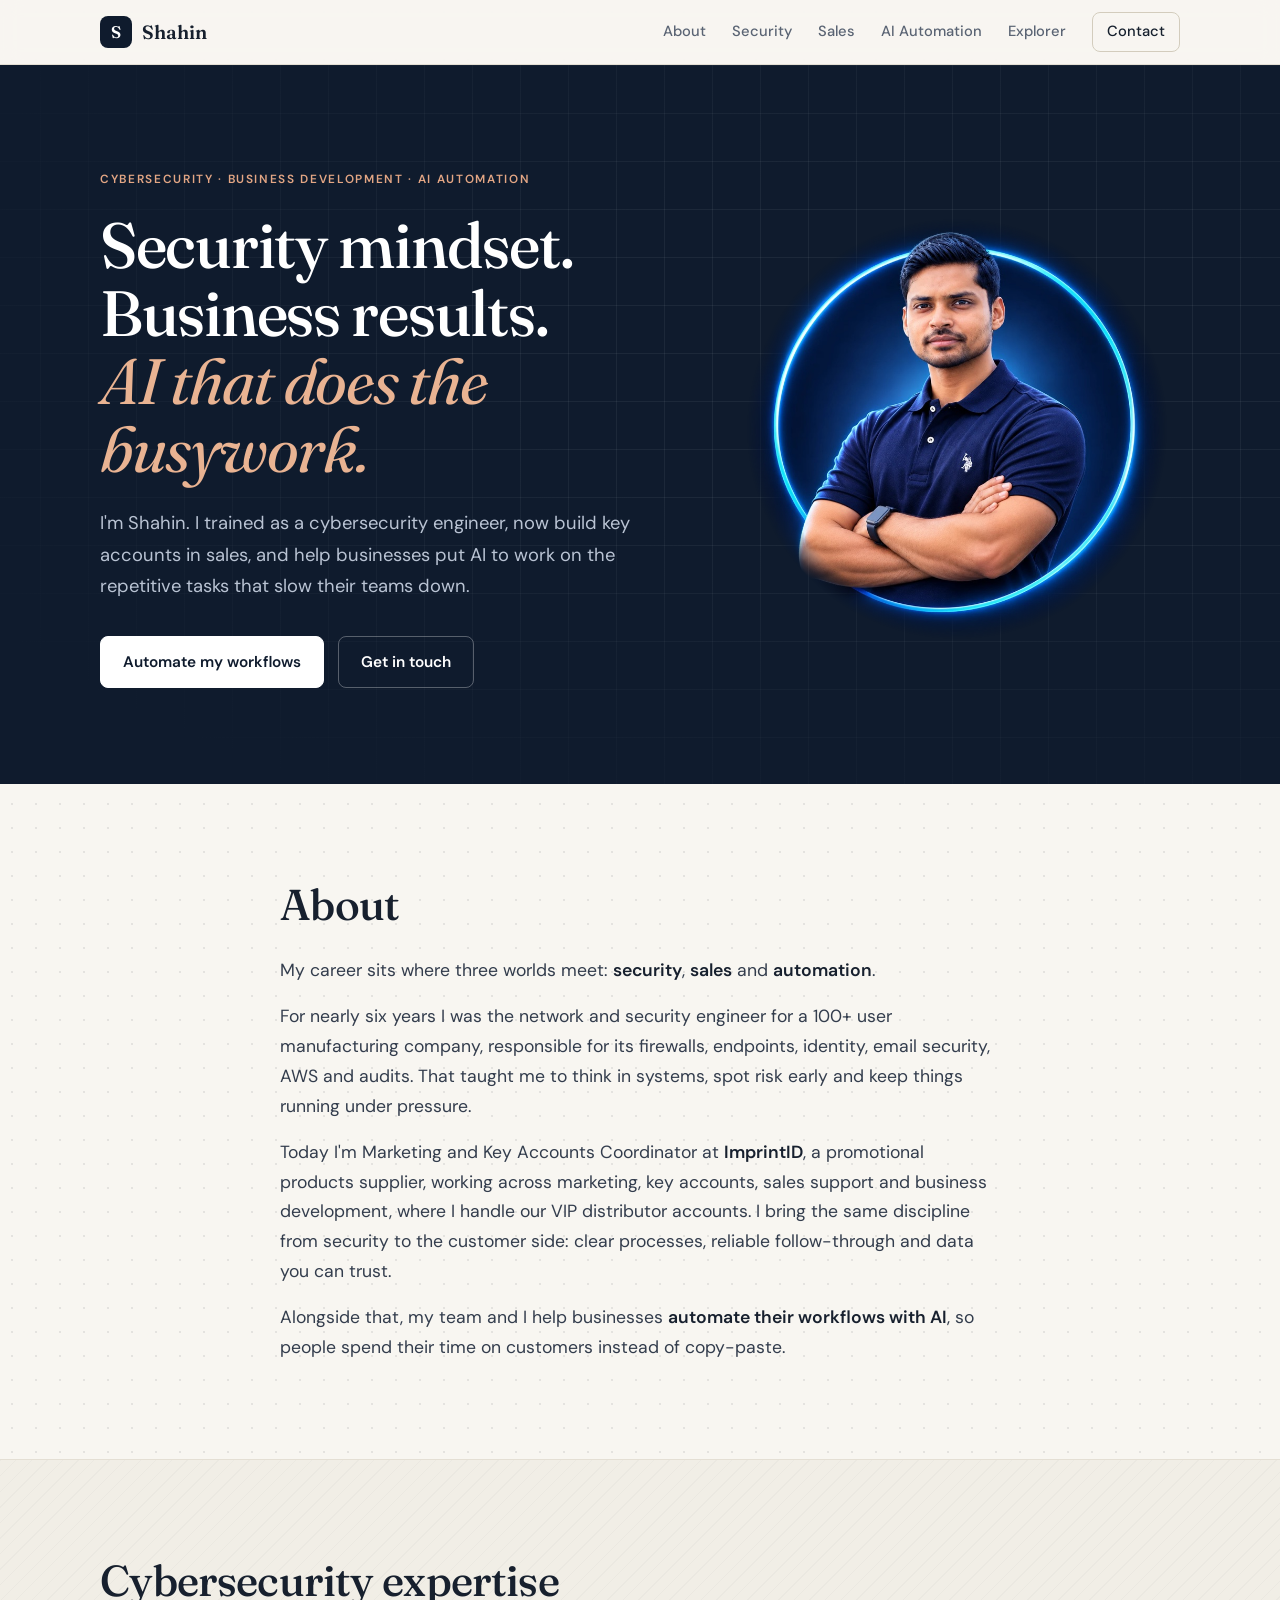
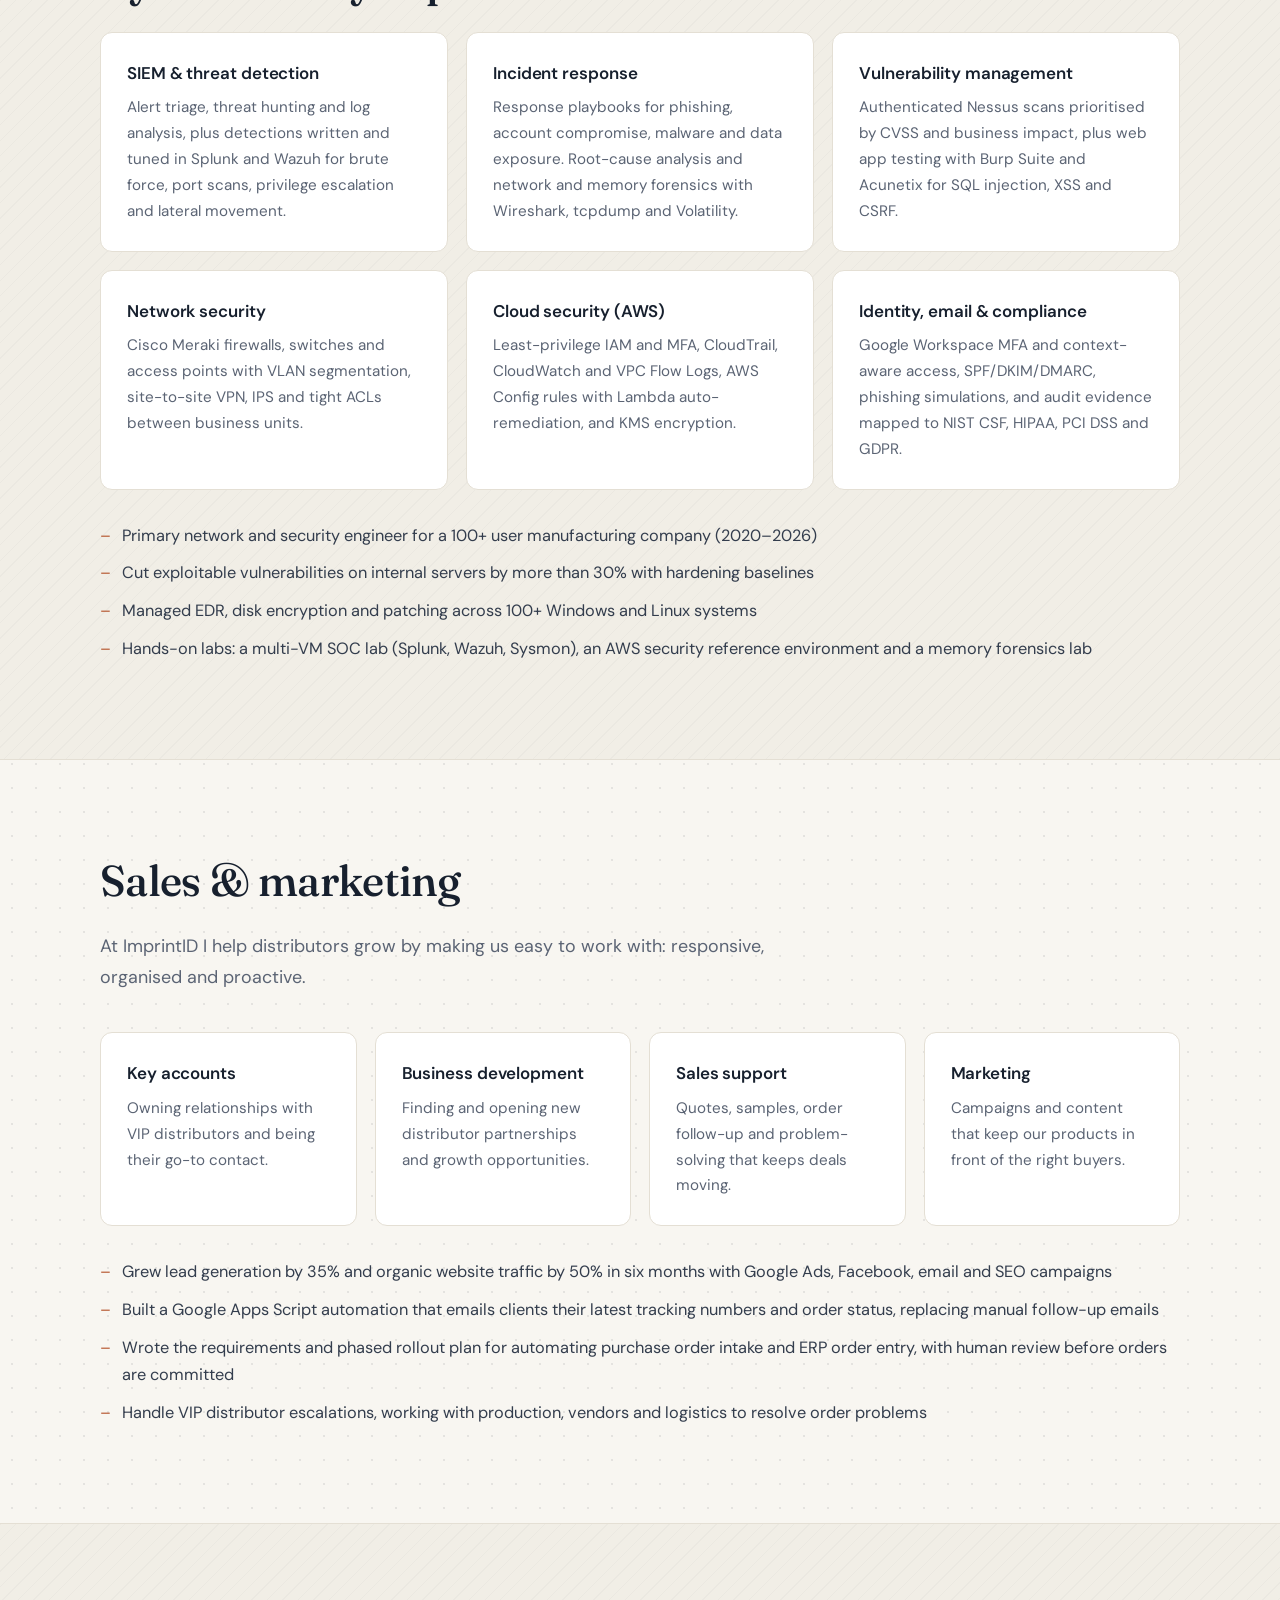
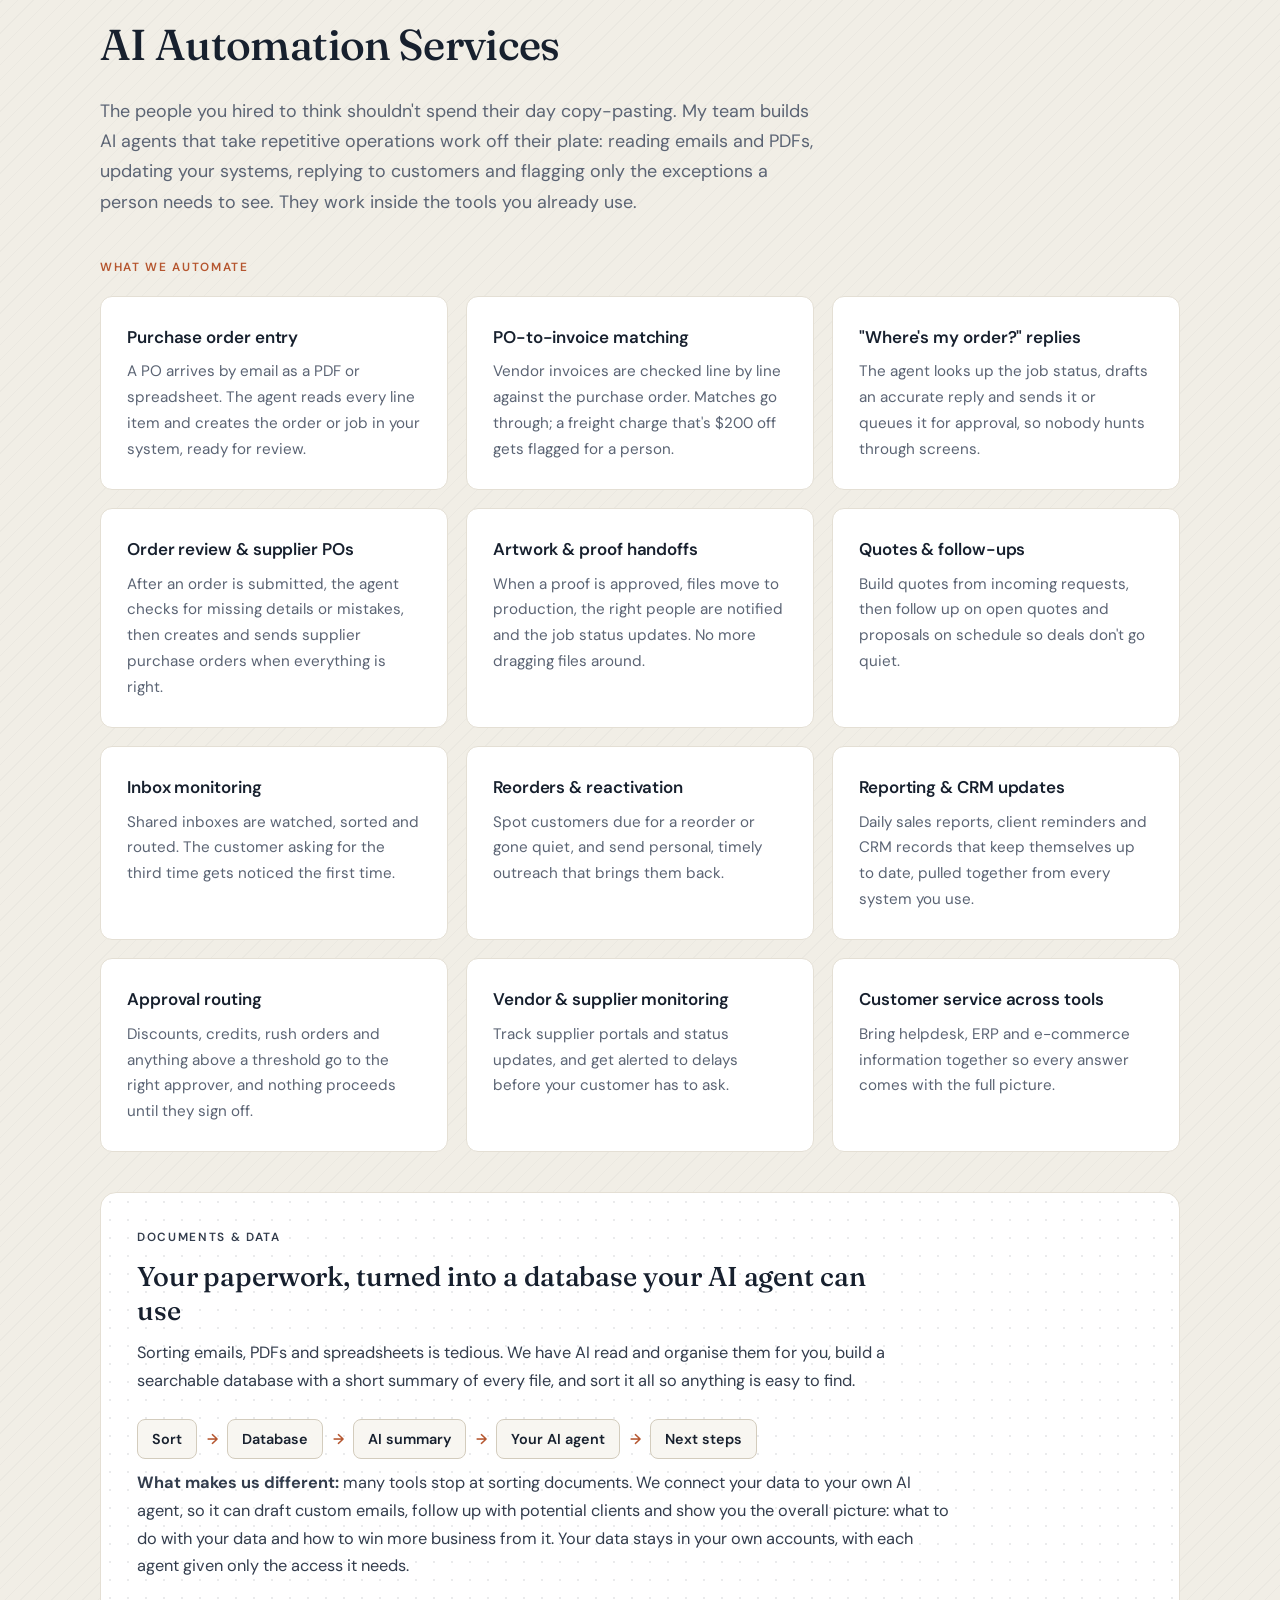
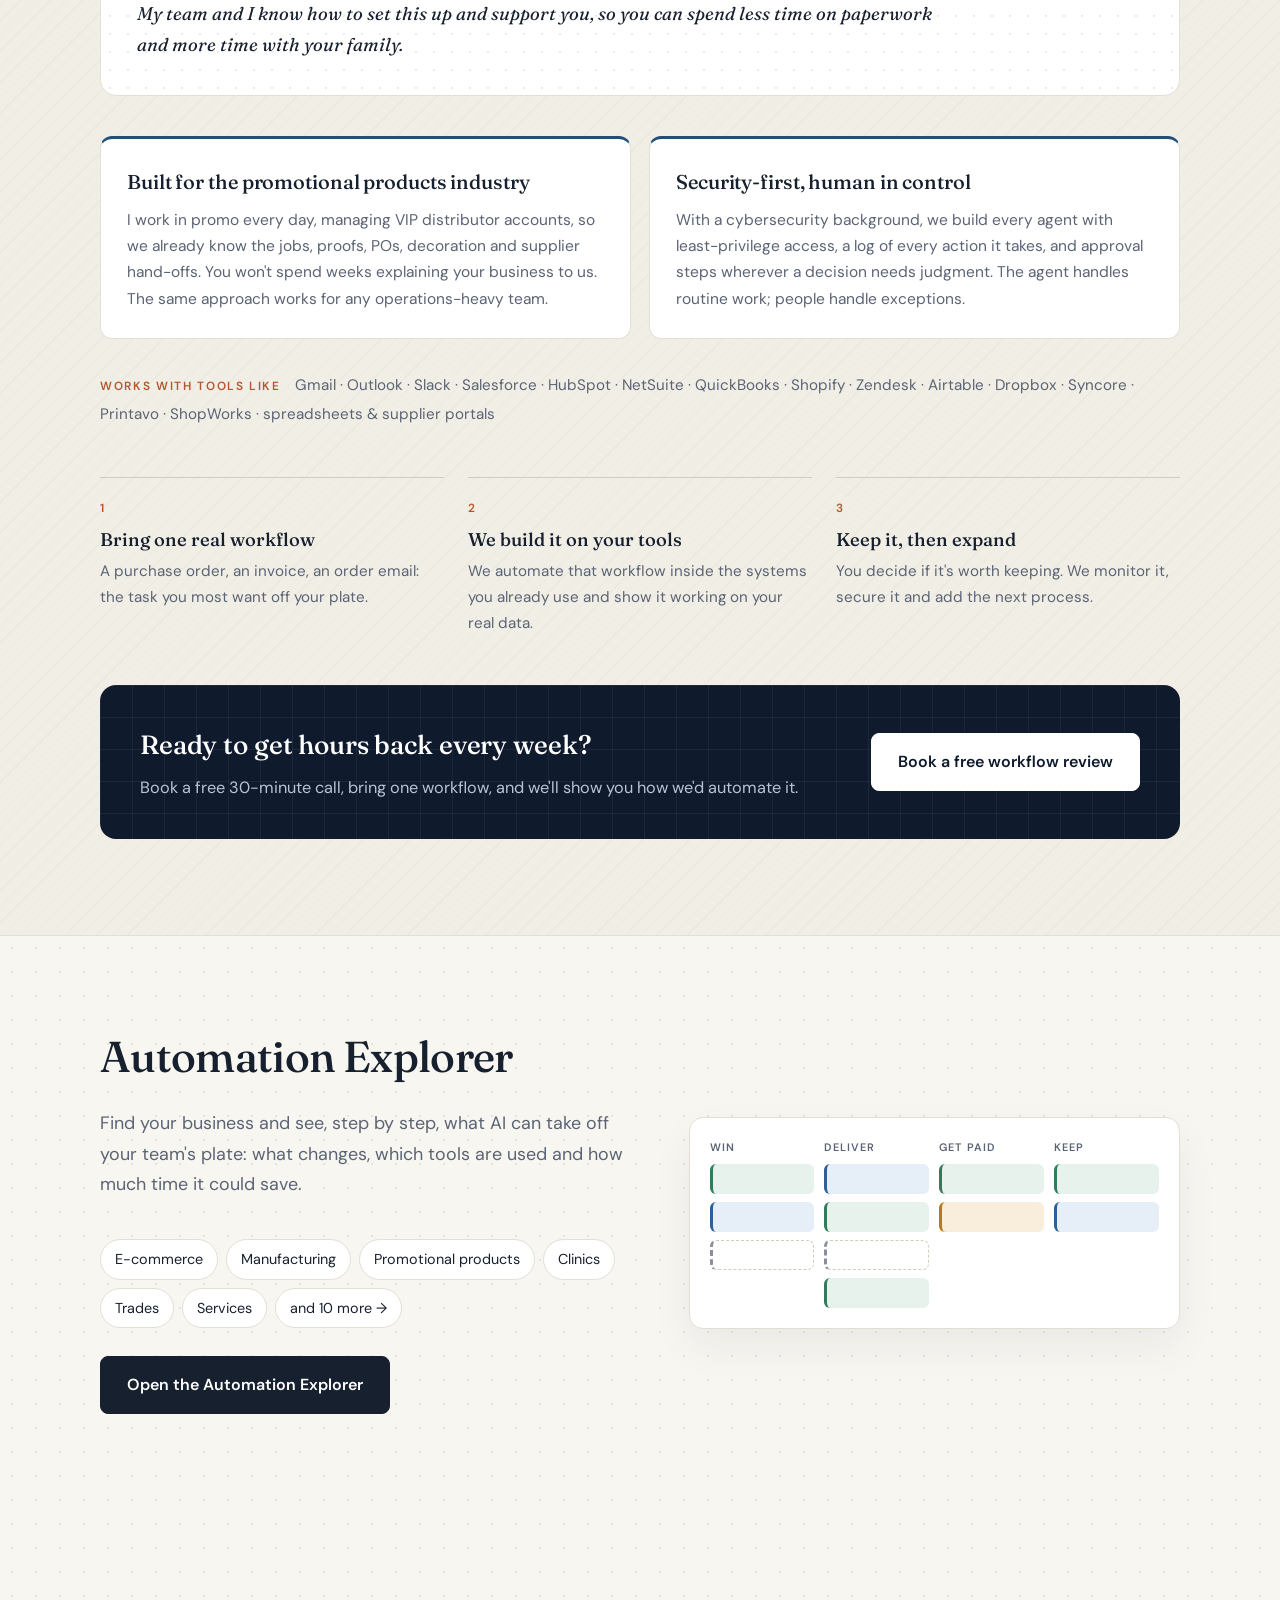
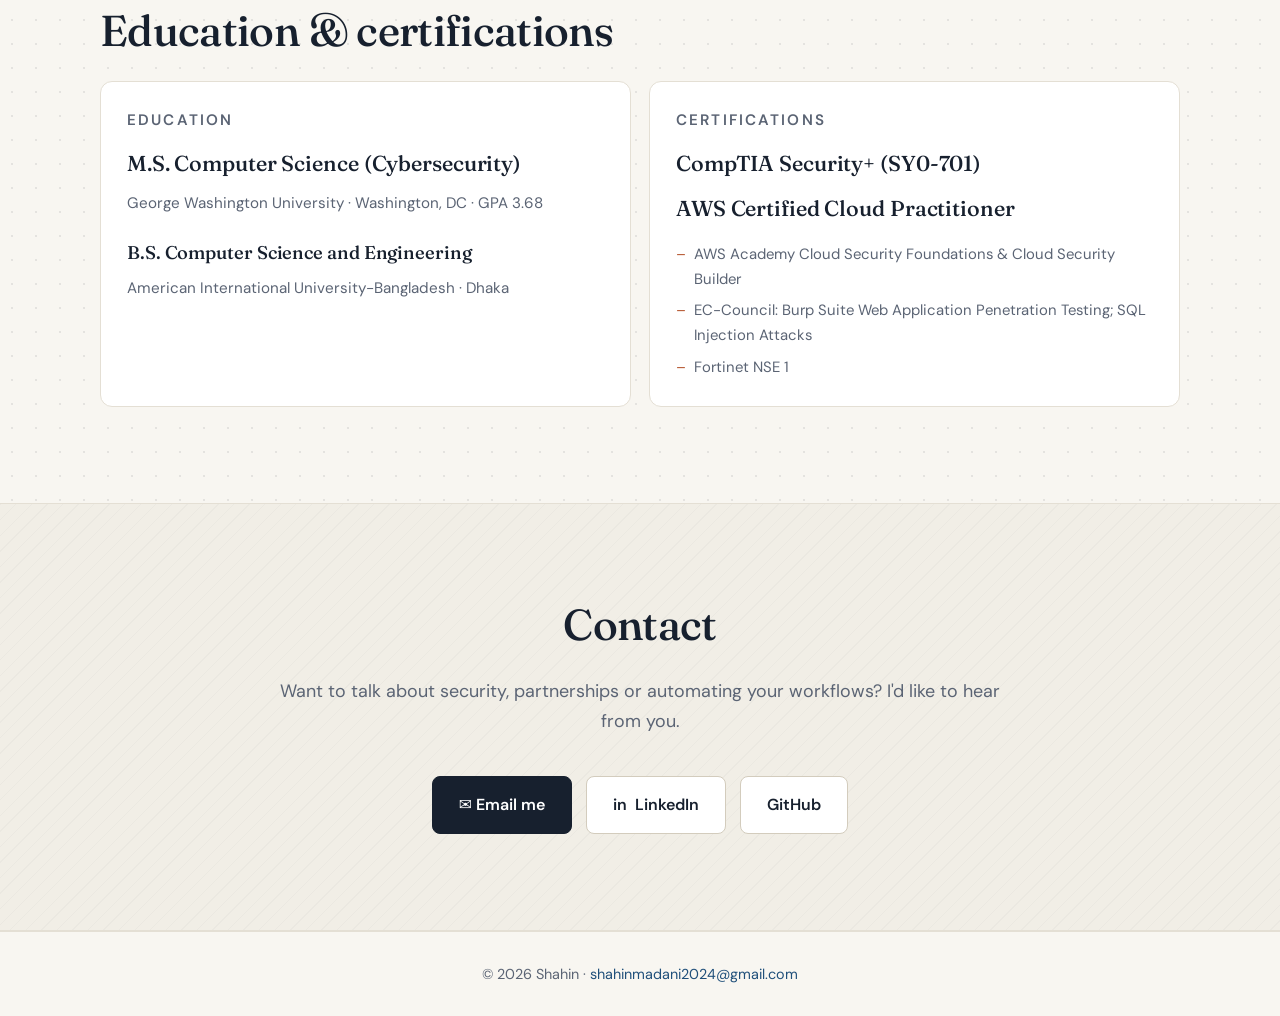
<file: index.html>
<!doctype html>
<html lang="en">
<head>
  <meta charset="utf-8">
  <meta name="viewport" content="width=device-width, initial-scale=1">

  <!-- ===== SEO basics ===== -->
  <title>Shahin | Cybersecurity Engineer, Business Developer & AI Automation</title>
  <meta name="description" content="Shahin: cybersecurity engineer (SIEM, vulnerability management, network and cloud security), M.S. Computer Science from George Washington University, CompTIA Security+ and AWS Cloud Practitioner, and AI business automation for growing teams.">
  <meta name="author" content="Shahin">
  <link rel="canonical" href="https://mrmadani.github.io/">

  <!-- ===== Open Graph (LinkedIn, Facebook, Slack previews) ===== -->
  <meta property="og:type" content="website">
  <meta property="og:url" content="https://mrmadani.github.io/">
  <meta property="og:title" content="Shahin | Security mindset. Business results. AI that does the busywork.">
  <meta property="og:description" content="Cybersecurity engineer turned business developer, now building AI agents that handle order entry, invoice matching, customer updates and reporting for growing teams.">
  <meta property="og:image" content="https://mrmadani.github.io/assets/og-image.png">
  <meta property="og:image:width" content="1200">
  <meta property="og:image:height" content="630">
  <meta property="og:image:alt" content="Shahin: Cybersecurity, Business Development and AI Automation">
  <meta name="twitter:card" content="summary_large_image">

  <!-- ===== Favicon ===== -->
  <link rel="icon" href="favicon.svg" type="image/svg+xml">
  <link rel="apple-touch-icon" href="assets/apple-touch-icon.png">
  <meta name="theme-color" content="#f8f6f1">

  <link rel="preconnect" href="https://fonts.googleapis.com">
  <link rel="preconnect" href="https://fonts.gstatic.com" crossorigin>
  <link href="https://fonts.googleapis.com/css2?family=Fraunces:ital,opsz,wght@0,9..144,400;0,9..144,500;0,9..144,600;1,9..144,400;1,9..144,500&family=DM+Sans:opsz,wght@9..40,400;9..40,500;9..40,600;9..40,700&display=swap" rel="stylesheet">
  <link rel="stylesheet" href="styles.css?v=2">
</head>
<body>

  <header class="nav">
    <div class="container nav-inner">
      <a href="#top" class="brand"><span class="brand-mark">S</span>Shahin</a>
      <nav aria-label="Main">
        <a href="#about">About</a>
        <a href="#security">Security</a>
        <a href="#business">Sales</a>
        <a href="#automation">AI Automation</a>
        <a href="explorer/">Explorer</a>
        <a href="#contact" class="nav-cta">Contact</a>
      </nav>
    </div>
  </header>

  <main id="top">

    <!-- ===== HERO ===== -->
    <section class="hero">
      <div class="container hero-inner">
        <div class="hero-text">
          <p class="eyebrow">Cybersecurity · Business Development · AI Automation</p>
          <h1>Security mindset.<br>Business results.<br><span class="accent">AI that does the busywork.</span></h1>
          <p class="lead">I'm Shahin. I trained as a cybersecurity engineer, now build key accounts in sales, and help businesses put AI to work on the repetitive tasks that slow their teams down.</p>
          <div class="hero-actions">
            <a href="#automation" class="btn btn-primary">Automate my workflows</a>
            <a href="#contact" class="btn btn-ghost">Get in touch</a>
          </div>
        </div>
        <div class="hero-photo">
          <!-- PHOTO: assets/profile.jpg (square, at least 600x600). If it's missing, your initials show instead. -->
          <img src="assets/profile.jpg" alt="Portrait of Shahin" width="360" height="360"
               onload="this.parentNode.classList.add('has-photo')" onerror="this.remove()">
          <span class="photo-fallback" aria-hidden="true">S</span>
        </div>
      </div>
    </section>

    <!-- ===== ABOUT ===== -->
    <section id="about" class="section">
      <div class="container narrow">
        <h2 class="section-title">About</h2>
        <p>My career sits where three worlds meet: <strong>security</strong>, <strong>sales</strong> and <strong>automation</strong>.</p>
        <p>For nearly six years I was the network and security engineer for a 100+ user manufacturing company, responsible for its firewalls, endpoints, identity, email security, AWS and audits. That taught me to think in systems, spot risk early and keep things running under pressure.</p>
        <p>Today I'm Marketing and Key Accounts Coordinator at <strong>ImprintID</strong>, a promotional products supplier, working across marketing, key accounts, sales support and business development, where I handle our VIP distributor accounts. I bring the same discipline from security to the customer side: clear processes, reliable follow-through and data you can trust.</p>
        <p>Alongside that, my team and I help businesses <strong>automate their workflows with AI</strong>, so people spend their time on customers instead of copy-paste.</p>
      </div>
    </section>

    <!-- ===== CYBERSECURITY ===== -->
    <section id="security" class="section alt">
      <div class="container">
        <h2 class="section-title">Cybersecurity expertise</h2>
        <div class="grid three">
          <article class="card">
            <h3>SIEM &amp; threat detection</h3>
            <p>Alert triage, threat hunting and log analysis, plus detections written and tuned in Splunk and Wazuh for brute force, port scans, privilege escalation and lateral movement.</p>
          </article>
          <article class="card">
            <h3>Incident response</h3>
            <p>Response playbooks for phishing, account compromise, malware and data exposure. Root-cause analysis and network and memory forensics with Wireshark, tcpdump and Volatility.</p>
          </article>
          <article class="card">
            <h3>Vulnerability management</h3>
            <p>Authenticated Nessus scans prioritised by CVSS and business impact, plus web app testing with Burp Suite and Acunetix for SQL injection, XSS and CSRF.</p>
          </article>
          <article class="card">
            <h3>Network security</h3>
            <p>Cisco Meraki firewalls, switches and access points with VLAN segmentation, site-to-site VPN, IPS and tight ACLs between business units.</p>
          </article>
          <article class="card">
            <h3>Cloud security (AWS)</h3>
            <p>Least-privilege IAM and MFA, CloudTrail, CloudWatch and VPC Flow Logs, AWS Config rules with Lambda auto-remediation, and KMS encryption.</p>
          </article>
          <article class="card">
            <h3>Identity, email &amp; compliance</h3>
            <p>Google Workspace MFA and context-aware access, SPF/DKIM/DMARC, phishing simulations, and audit evidence mapped to NIST CSF, HIPAA, PCI DSS and GDPR.</p>
          </article>
        </div>
        <ul class="highlights">
          <li>Primary network and security engineer for a 100+ user manufacturing company (2020–2026)</li>
          <li>Cut exploitable vulnerabilities on internal servers by more than 30% with hardening baselines</li>
          <li>Managed EDR, disk encryption and patching across 100+ Windows and Linux systems</li>
          <li>Hands-on labs: a multi-VM SOC lab (Splunk, Wazuh, Sysmon), an AWS security reference environment and a memory forensics lab</li>
        </ul>
      </div>
    </section>

    <!-- ===== SALES & MARKETING ===== -->
    <section id="business" class="section">
      <div class="container">
        <h2 class="section-title">Sales &amp; marketing</h2>
        <p class="section-lead">At ImprintID I help distributors grow by making us easy to work with: responsive, organised and proactive.</p>
        <div class="grid four">
          <article class="card">
            <h3>Key accounts</h3>
            <p>Owning relationships with VIP distributors and being their go-to contact.</p>
          </article>
          <article class="card">
            <h3>Business development</h3>
            <p>Finding and opening new distributor partnerships and growth opportunities.</p>
          </article>
          <article class="card">
            <h3>Sales support</h3>
            <p>Quotes, samples, order follow-up and problem-solving that keeps deals moving.</p>
          </article>
          <article class="card">
            <h3>Marketing</h3>
            <p>Campaigns and content that keep our products in front of the right buyers.</p>
          </article>
        </div>
        <ul class="highlights">
          <li>Grew lead generation by 35% and organic website traffic by 50% in six months with Google Ads, Facebook, email and SEO campaigns</li>
          <li>Built a Google Apps Script automation that emails clients their latest tracking numbers and order status, replacing manual follow-up emails</li>
          <li>Wrote the requirements and phased rollout plan for automating purchase order intake and ERP order entry, with human review before orders are committed</li>
          <li>Handle VIP distributor escalations, working with production, vendors and logistics to resolve order problems</li>
        </ul>
      </div>
    </section>

    <!-- ===== AI AUTOMATION ===== -->
    <section id="automation" class="section feature">
      <div class="container">
        <h2 class="section-title">AI Automation Services</h2>
        <p class="section-lead">The people you hired to think shouldn't spend their day copy-pasting. My team builds AI agents that take repetitive operations work off their plate: reading emails and PDFs, updating your systems, replying to customers and flagging only the exceptions a person needs to see. They work inside the tools you already use.</p>

        <h3 class="sub-title">What we automate</h3>
        <div class="grid three">
          <article class="card">
            <h3>Purchase order entry</h3>
            <p>A PO arrives by email as a PDF or spreadsheet. The agent reads every line item and creates the order or job in your system, ready for review.</p>
          </article>
          <article class="card">
            <h3>PO-to-invoice matching</h3>
            <p>Vendor invoices are checked line by line against the purchase order. Matches go through; a freight charge that's $200 off gets flagged for a person.</p>
          </article>
          <article class="card">
            <h3>"Where's my order?" replies</h3>
            <p>The agent looks up the job status, drafts an accurate reply and sends it or queues it for approval, so nobody hunts through screens.</p>
          </article>
          <article class="card">
            <h3>Order review &amp; supplier POs</h3>
            <p>After an order is submitted, the agent checks for missing details or mistakes, then creates and sends supplier purchase orders when everything is right.</p>
          </article>
          <article class="card">
            <h3>Artwork &amp; proof handoffs</h3>
            <p>When a proof is approved, files move to production, the right people are notified and the job status updates. No more dragging files around.</p>
          </article>
          <article class="card">
            <h3>Quotes &amp; follow-ups</h3>
            <p>Build quotes from incoming requests, then follow up on open quotes and proposals on schedule so deals don't go quiet.</p>
          </article>
          <article class="card">
            <h3>Inbox monitoring</h3>
            <p>Shared inboxes are watched, sorted and routed. The customer asking for the third time gets noticed the first time.</p>
          </article>
          <article class="card">
            <h3>Reorders &amp; reactivation</h3>
            <p>Spot customers due for a reorder or gone quiet, and send personal, timely outreach that brings them back.</p>
          </article>
          <article class="card">
            <h3>Reporting &amp; CRM updates</h3>
            <p>Daily sales reports, client reminders and CRM records that keep themselves up to date, pulled together from every system you use.</p>
          </article>
          <article class="card">
            <h3>Approval routing</h3>
            <p>Discounts, credits, rush orders and anything above a threshold go to the right approver, and nothing proceeds until they sign off.</p>
          </article>
          <article class="card">
            <h3>Vendor &amp; supplier monitoring</h3>
            <p>Track supplier portals and status updates, and get alerted to delays before your customer has to ask.</p>
          </article>
          <article class="card">
            <h3>Customer service across tools</h3>
            <p>Bring helpdesk, ERP and e-commerce information together so every answer comes with the full picture.</p>
          </article>
        </div>

        <div class="data-feature">
          <p class="tag">Documents &amp; data</p>
          <h3>Your paperwork, turned into a database your AI agent can use</h3>
          <p>Sorting emails, PDFs and spreadsheets is tedious. We have AI read and organise them for you, build a searchable database with a short summary of every file, and sort it all so anything is easy to find.</p>
          <ol class="data-steps">
            <li>Sort</li><li>Database</li><li>AI summary</li><li>Your AI agent</li><li>Next steps</li>
          </ol>
          <p><strong>What makes us different:</strong> many tools stop at sorting documents. We connect your data to your own AI agent, so it can draft custom emails, follow up with potential clients and show you the overall picture: what to do with your data and how to win more business from it. Your data stays in your own accounts, with each agent given only the access it needs.</p>
          <p class="family">My team and I know how to set this up and support you, so you can spend less time on paperwork and more time with your family.</p>
        </div>

        <div class="why">
          <div>
            <h3>Built for the promotional products industry</h3>
            <p>I work in promo every day, managing VIP distributor accounts, so we already know the jobs, proofs, POs, decoration and supplier hand-offs. You won't spend weeks explaining your business to us. The same approach works for any operations-heavy team.</p>
          </div>
          <div>
            <h3>Security-first, human in control</h3>
            <p>With a cybersecurity background, we build every agent with least-privilege access, a log of every action it takes, and approval steps wherever a decision needs judgment. The agent handles routine work; people handle exceptions.</p>
          </div>
        </div>

        <p class="tools"><span>Works with tools like</span> Gmail · Outlook · Slack · Salesforce · HubSpot · NetSuite · QuickBooks · Shopify · Zendesk · Airtable · Dropbox · Syncore · Printavo · ShopWorks · spreadsheets &amp; supplier portals</p>

        <div class="process">
          <div><span>1</span><strong>Bring one real workflow</strong><p>A purchase order, an invoice, an order email: the task you most want off your plate.</p></div>
          <div><span>2</span><strong>We build it on your tools</strong><p>We automate that workflow inside the systems you already use and show it working on your real data.</p></div>
          <div><span>3</span><strong>Keep it, then expand</strong><p>You decide if it's worth keeping. We monitor it, secure it and add the next process.</p></div>
        </div>
        <div class="cta-box">
          <div>
            <h3>Ready to get hours back every week?</h3>
            <p>Book a free 30-minute call, bring one workflow, and we'll show you how we'd automate it.</p>
          </div>
          <!-- Uses the Calendly link set in booking.js (CALENDLY_URL); emails you until it's set. -->
          <a class="btn btn-primary btn-lg js-book" href="mailto:shahinmadani2024@gmail.com?subject=AI%20automation%20workflow%20review">Book a free workflow review</a>
        </div>
      </div>
    </section>

    <!-- ===== AUTOMATION EXPLORER teaser (full tool lives in /explorer/) ===== -->
    <section id="explorer" class="section">
      <div class="container teaser">
        <div>
          <h2 class="section-title">Automation Explorer</h2>
          <p class="section-lead">Find your business and see, step by step, what AI can take off your team's plate: what changes, which tools are used and how much time it could save.</p>
          <div class="teaser-chips">
            <a href="explorer/#ecommerce">E-commerce</a>
            <a href="explorer/#manufacturing">Manufacturing</a>
            <a href="explorer/#promo">Promotional products</a>
            <a href="explorer/#healthcare">Clinics</a>
            <a href="explorer/#trades">Trades</a>
            <a href="explorer/#services">Services</a>
            <a href="explorer/">and 10 more →</a>
          </div>
          <a class="btn btn-primary btn-lg" href="explorer/">Open the Automation Explorer</a>
        </div>
        <div class="teaser-preview" aria-hidden="true">
          <div><b>Win</b><i class="a"></i><i class="d"></i><i class="h"></i></div>
          <div><b>Deliver</b><i class="d"></i><i class="a"></i><i class="h"></i><i class="a"></i></div>
          <div><b>Get paid</b><i class="a"></i><i class="l"></i></div>
          <div><b>Keep</b><i class="a"></i><i class="d"></i></div>
        </div>
      </div>
    </section>

    <!-- ===== EDUCATION & CERTIFICATIONS ===== -->
    <section id="education" class="section">
      <div class="container">
        <h2 class="section-title">Education &amp; certifications</h2>
        <div class="grid two">
          <article class="card edu">
            <p class="tag">Education</p>
            <h3>M.S. Computer Science (Cybersecurity)</h3>
            <p class="muted">George Washington University · Washington, DC · GPA 3.68</p>
            <h3 class="edu-next">B.S. Computer Science and Engineering</h3>
            <p class="muted">American International University-Bangladesh · Dhaka</p>
          </article>
          <article class="card edu">
            <p class="tag">Certifications</p>
            <h3>CompTIA Security+ (SY0-701)</h3>
            <h3>AWS Certified Cloud Practitioner</h3>
            <ul class="cert-list">
              <li>AWS Academy Cloud Security Foundations &amp; Cloud Security Builder</li>
              <li>EC-Council: Burp Suite Web Application Penetration Testing; SQL Injection Attacks</li>
              <li>Fortinet NSE 1</li>
            </ul>
          </article>
        </div>
      </div>
    </section>

    <!-- ===== CONTACT ===== -->
    <section id="contact" class="section alt">
      <div class="container narrow center">
        <h2 class="section-title">Contact</h2>
        <p class="section-lead">Want to talk about security, partnerships or automating your workflows? I'd like to hear from you.</p>
        <div class="contact-links">
          <a class="btn btn-primary btn-lg" href="mailto:shahinmadani2024@gmail.com">✉ Email me</a>
          <a class="btn btn-ghost btn-lg" href="https://www.linkedin.com/in/shahinmadani/" target="_blank" rel="noopener">in&nbsp; LinkedIn</a>
          <a class="btn btn-ghost btn-lg" href="https://github.com/MrMadani" target="_blank" rel="noopener">GitHub</a>
        </div>
      </div>
    </section>
  </main>

  <footer class="footer">
    <div class="container">
      <p>© <span id="year">2026</span> Shahin · <a href="mailto:shahinmadani2024@gmail.com">shahinmadani2024@gmail.com</a></p>
    </div>
  </footer>

  <script src="booking.js"></script>
  <script>document.getElementById('year').textContent = new Date().getFullYear();</script>
</body>
</html>
</file>
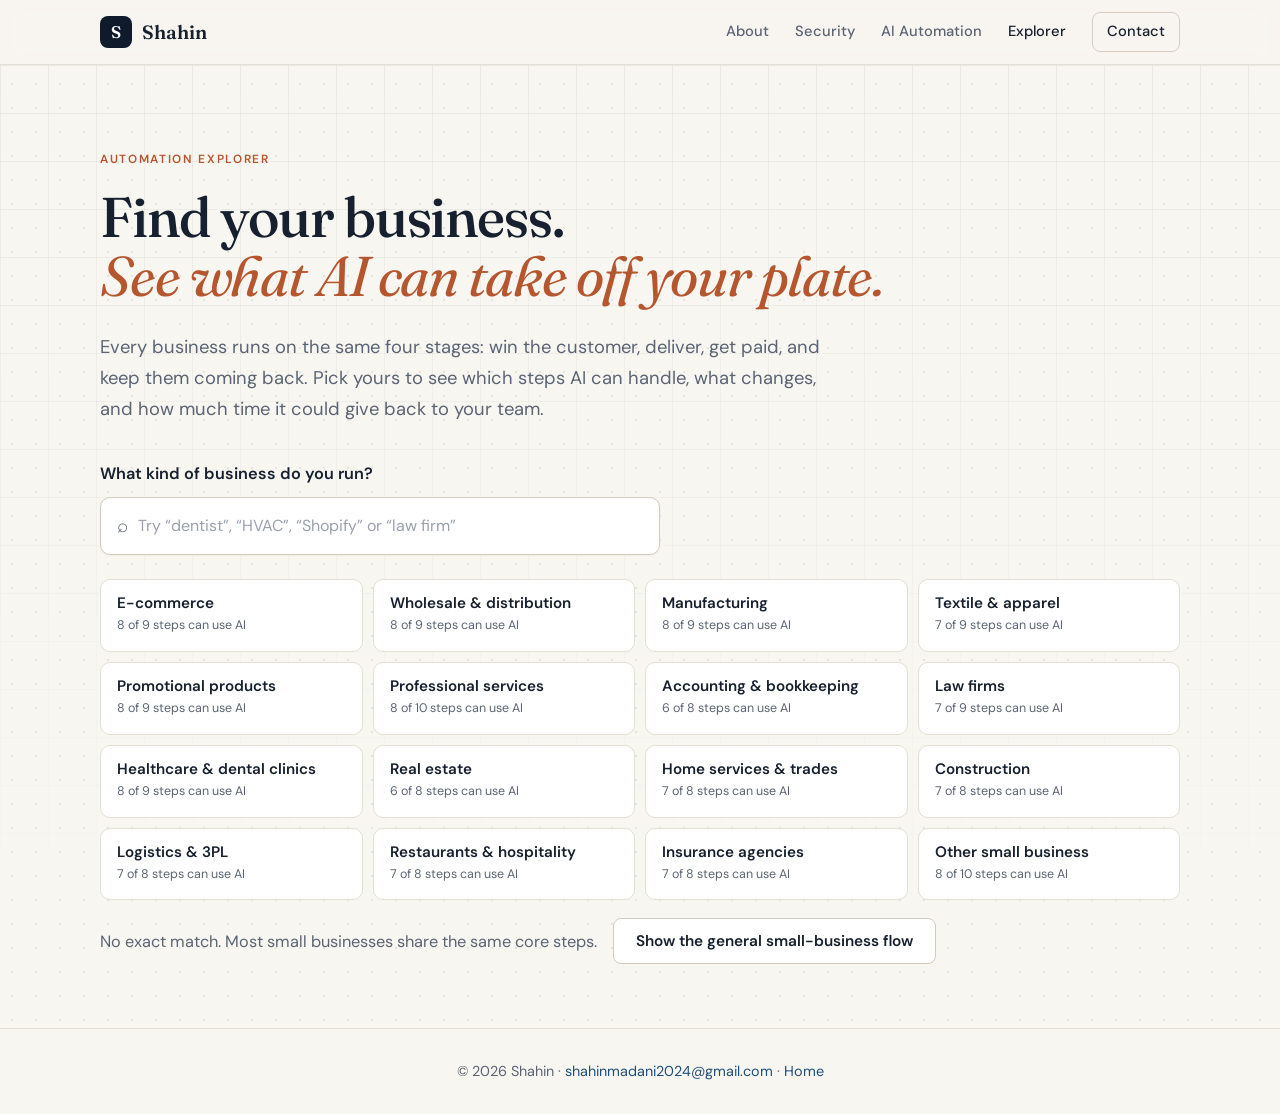
<file: explorer/index.html>
<!doctype html>
<html lang="en">
<head>
  <meta charset="utf-8">
  <meta name="viewport" content="width=device-width, initial-scale=1">
  <title>Automation Explorer | See what AI can automate in your business</title>
  <meta name="description" content="Pick your industry and see, step by step, which parts of your business AI can automate: what changes, which tools are used and how much time you could save.">
  <link rel="canonical" href="https://mrmadani.github.io/explorer/">

  <meta property="og:type" content="website">
  <meta property="og:url" content="https://mrmadani.github.io/explorer/">
  <meta property="og:title" content="Automation Explorer: see what AI can automate in your business">
  <meta property="og:description" content="16 industries, broken down step by step. Find your business and see where AI saves you time.">
  <meta property="og:image" content="https://mrmadani.github.io/assets/og-image.png">
  <meta property="og:image:width" content="1200">
  <meta property="og:image:height" content="630">
  <meta name="twitter:card" content="summary_large_image">

  <link rel="icon" href="../favicon.svg" type="image/svg+xml">
  <link rel="apple-touch-icon" href="../assets/apple-touch-icon.png">
  <meta name="theme-color" content="#f8f6f1">

  <link rel="preconnect" href="https://fonts.googleapis.com">
  <link rel="preconnect" href="https://fonts.gstatic.com" crossorigin>
  <link href="https://fonts.googleapis.com/css2?family=Fraunces:ital,opsz,wght@0,9..144,400;0,9..144,500;0,9..144,600;1,9..144,400;1,9..144,500&family=DM+Sans:opsz,wght@9..40,400;9..40,500;9..40,600;9..40,700&display=swap" rel="stylesheet">
  <link rel="stylesheet" href="../styles.css?v=2">
  <link rel="stylesheet" href="explorer.css?v=2">
</head>
<body>

  <header class="nav">
    <div class="container nav-inner">
      <a href="../" class="brand"><span class="brand-mark">S</span>Shahin</a>
      <nav aria-label="Main">
        <a href="../#about">About</a>
        <a href="../#security">Security</a>
        <a href="../#automation">AI Automation</a>
        <a href="./" aria-current="page">Explorer</a>
        <a href="../#contact" class="nav-cta">Contact</a>
      </nav>
    </div>
  </header>

  <main>
    <!-- ===== Intro + finder ===== -->
    <section id="finder" class="ex-hero">
      <div class="container">
        <p class="eyebrow">Automation Explorer</p>
        <h1>Find your business.<br><span class="accent">See what AI can take off your plate.</span></h1>
        <p class="lead">Every business runs on the same four stages: win the customer, deliver, get paid, and keep them coming back. Pick yours to see which steps AI can handle, what changes, and how much time it could give back to your team.</p>

        <div class="finder">
          <label for="ind-search" class="finder-label">What kind of business do you run?</label>
          <div class="search-wrap">
            <span aria-hidden="true">⌕</span>
            <input id="ind-search" type="search" autocomplete="off" placeholder="Try “dentist”, “HVAC”, “Shopify” or “law firm”">
          </div>
          <div id="ind-grid" class="ind-grid"></div>
          <div id="ind-empty" class="ind-empty" hidden>
            <p>No exact match. Most small businesses share the same core steps.</p>
            <button id="ind-empty-btn" class="btn btn-ghost">Show the general small-business flow</button>
          </div>
        </div>
      </div>
    </section>

    <!-- ===== Selected industry ===== -->
    <section id="workspace" class="workspace" hidden>
      <div class="container">
        <div class="ws-head">
          <div class="ws-title">
            <div>
              <h2 id="ws-name"></h2>
              <p id="ws-intro"></p>
            </div>
          </div>
          <button id="change-ind" class="btn btn-ghost">Change industry</button>
        </div>
        <div id="ws-stats" class="ws-stats"></div>

        <div class="legend" aria-label="Legend">
          <span><i class="lvl-key lvl-auto"></i>AI handles it</span>
          <span><i class="lvl-key lvl-draft"></i>AI drafts, you approve</span>
          <span><i class="lvl-key lvl-alert"></i>AI alerts you</span>
          <span><i class="lvl-key lvl-human"></i>Stays human</span>
          <span class="legend-hint">Click any step for the full breakdown</span>
        </div>

        <div id="flow" class="flow"></div>

        <!-- Data foundation layer -->
        <div class="data-layer">
          <button id="data-toggle" class="data-bar" aria-expanded="false" aria-controls="data-panel">
            <span class="data-text">
              <strong>Underneath it all: your business data</strong>
              <span>Every email, PDF and spreadsheet sorted, turned into a searchable database and summarised by AI</span>
            </span>
            <span class="data-chev" aria-hidden="true">▾</span>
          </button>
          <div id="data-panel" class="data-panel" hidden>
            <ol class="data-chain">
              <li><strong>Sort</strong><span>AI reads and files every document</span></li>
              <li><strong>Database</strong><span>Key details pulled into one place</span></li>
              <li><strong>AI summary</strong><span>Each file explained in a line</span></li>
              <li><strong>Your AI agent</strong><span>Drafts emails and follow-ups from it</span></li>
              <li><strong>Next steps</strong><span>Shows where your next sale is</span></li>
            </ol>
            <div class="data-cols">
              <div>
                <h4>Documents we organise for <span id="data-industry"></span></h4>
                <ul id="data-docs" class="data-docs"></ul>
              </div>
              <div>
                <h4>Questions you could ask your data</h4>
                <ul id="data-questions" class="data-questions"></ul>
              </div>
            </div>
            <p class="data-diff"><strong>What makes us different:</strong> many tools stop at sorting files. We connect your documents to your own AI agent, so the same data drafts your emails, follows up with prospects and shows you where your next sale is coming from. Your data stays in your own accounts, with each agent given only the access it needs.</p>
          </div>
        </div>

        <div class="ws-cta">
          <div>
            <h3>See this running on your own tools</h3>
            <p>Book a free automation audit. Bring one workflow and we'll show you how we'd automate it, so you can spend less time on admin and more time with your family.</p>
          </div>
          <a class="btn btn-primary btn-lg js-book" href="mailto:shahinmadani2024@gmail.com?subject=Free%20automation%20audit">Book a free automation audit</a>
        </div>
        <p class="ws-disclaimer">Time savings are estimates for a typical business and will vary with your volume and tools.</p>
      </div>
    </section>
  </main>

  <!-- Step breakdown -->
  <dialog id="step-dialog" class="step-dialog" aria-labelledby="dlg-title">
    <button id="dlg-close" class="dlg-close" aria-label="Close">×</button>
    <div id="dlg-content"></div>
    <div class="dlg-nav">
      <button id="dlg-prev" class="btn btn-ghost">← Previous</button>
      <span id="dlg-pos"></span>
      <button id="dlg-next" class="btn btn-ghost">Next →</button>
    </div>
  </dialog>

  <footer class="footer">
    <div class="container">
      <p>© <span id="year">2026</span> Shahin · <a href="mailto:shahinmadani2024@gmail.com">shahinmadani2024@gmail.com</a> · <a href="../">Home</a></p>
    </div>
  </footer>

  <script src="explorer-data.js"></script>
  <script src="explorer.js"></script>
  <script src="../booking.js"></script>
  <script>document.getElementById('year').textContent = new Date().getFullYear();</script>
</body>
</html>
</file>
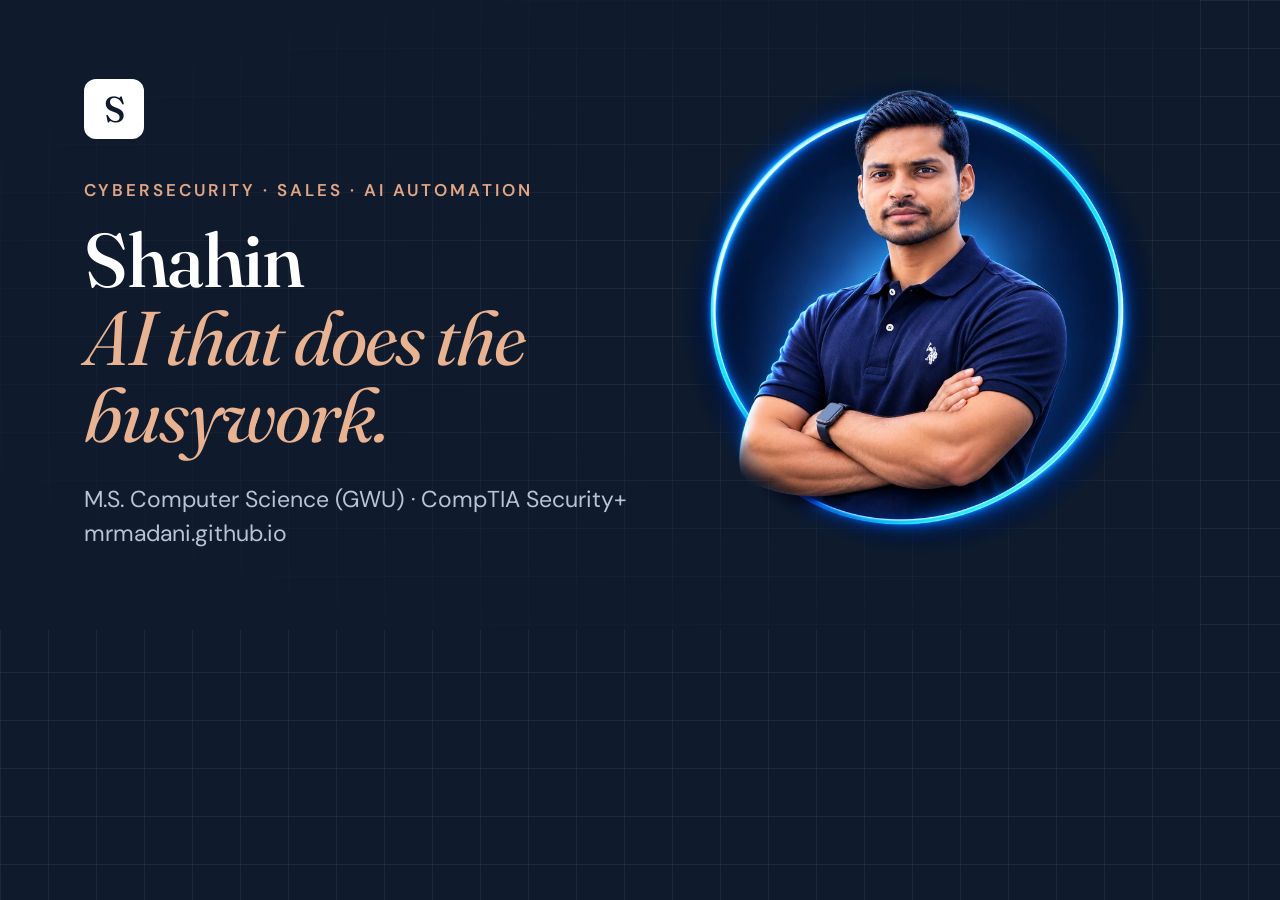
<file: tools/og-card.html>
<!doctype html>
<!-- Source for assets/og-image.png (the LinkedIn/social preview). Regenerate with tools/make-images.sh -->
<html><head><meta charset="utf-8">
<link href="https://fonts.googleapis.com/css2?family=Fraunces:ital,opsz,wght@0,9..144,500;1,9..144,400&family=DM+Sans:wght@400;600&display=swap" rel="stylesheet">
<style>
  html,body{margin:0;width:1200px;height:630px;overflow:hidden}
  body{font-family:'DM Sans',Helvetica,Arial,sans-serif;color:#fff;box-sizing:border-box;position:relative;
    background-color:#0f1b2d;
    background-image:linear-gradient(rgba(255,255,255,.055) 1px,transparent 1px),linear-gradient(90deg,rgba(255,255,255,.055) 1px,transparent 1px);
    background-size:48px 48px;display:flex;flex-direction:column;justify-content:center;padding:0 0 0 84px}
  body::after{content:'';position:absolute;inset:0;background:radial-gradient(ellipse at 75% 50%,transparent 30%,#0f1b2d 85%)}
  .photo{position:absolute;right:40px;top:50%;transform:translateY(-50%);width:480px;height:480px;z-index:1;
    -webkit-mask-image:radial-gradient(circle closest-side,#000 88%,transparent 100%)}
  .txt{max-width:640px;position:relative;z-index:1}
  .mark{width:60px;height:60px;border-radius:12px;background:#fff;color:#0f1b2d;font-family:'Fraunces',serif;font-weight:500;
    font-size:36px;display:flex;align-items:center;justify-content:center;margin-bottom:40px}
  .eyebrow{font-size:17px;font-weight:600;letter-spacing:3px;text-transform:uppercase;color:#e3a684;margin-bottom:20px}
  h1{font-family:'Fraunces',serif;font-size:76px;line-height:1.02;margin:0 0 28px;font-weight:500;letter-spacing:-1.5px}
  h1 em{font-weight:400;color:#e9b392}
  p{font-size:23px;color:#b9c3d3;margin:0;line-height:1.5}
</style></head>
<body>
  <img class="photo" src="../assets/profile.jpg">
  <div class="txt">
    <div class="mark">S</div>
    <div class="eyebrow">Cybersecurity · Sales · AI Automation</div>
    <h1>Shahin<br><em>AI that does the busywork.</em></h1>
    <p>M.S. Computer Science (GWU) · CompTIA Security+<br>mrmadani.github.io</p>
  </div>
</body></html>
</file>
<file: styles.css>
/* ===== Theme: change these to restyle the whole site ===== */
:root {
  --bg: #f8f6f1;          /* warm paper */
  --bg-alt: #f1eee6;
  --card: #ffffff;
  --border: #e4dfd4;
  --line: #d3ccbd;
  --text: #17202e;        /* ink navy */
  --muted: #5b6474;
  --accent: #1f4f7a;      /* deep blue */
  --accent-soft: #e9eff5;
  --warm: #b5562f;        /* terracotta detail colour */
  --ink: #0f1b2d;         /* dark panels (hero, call-to-action) */
  --radius: 12px;
  --max: 1120px;
  --serif: 'Fraunces', Georgia, 'Times New Roman', serif;
  --sans: 'DM Sans', system-ui, -apple-system, 'Segoe UI', Roboto, sans-serif;

  /* Background patterns */
  --dots: radial-gradient(rgba(23, 32, 46, .09) 1px, transparent 1.2px);
  --hatch: repeating-linear-gradient(135deg, rgba(23, 32, 46, .028) 0 1px, transparent 1px 11px);
  --grid-dark: linear-gradient(rgba(255, 255, 255, .055) 1px, transparent 1px),
               linear-gradient(90deg, rgba(255, 255, 255, .055) 1px, transparent 1px);
}

* { box-sizing: border-box; margin: 0; padding: 0; }
html { scroll-behavior: smooth; scroll-padding-top: 72px; }
body {
  font-family: var(--sans);
  background-color: var(--bg);
  background-image: var(--dots);
  background-size: 24px 24px;
  color: var(--text);
  line-height: 1.7;
  font-size: 1.02rem;
  -webkit-font-smoothing: antialiased;
}
a { color: var(--accent); text-decoration: none; }
a:hover { text-decoration: underline; text-underline-offset: 3px; }
img { max-width: 100%; display: block; }
h1, h2, .section-title, .serif { font-family: var(--serif); font-optical-sizing: auto; }
h3 { font-weight: 600; letter-spacing: -.005em; }

.container { width: 100%; max-width: var(--max); margin: 0 auto; padding: 0 20px; }
.narrow { max-width: 760px; }
.center { text-align: center; }

/* Small uppercase labels */
.eyebrow, .tag, .sub-title, .tools span, .process span {
  font-family: var(--sans); font-size: .74rem; font-weight: 600; letter-spacing: .14em;
  text-transform: uppercase; color: var(--warm);
}

/* ===== Nav ===== */
.nav {
  position: sticky; top: 0; z-index: 10;
  background: rgba(248, 246, 241, .9);
  backdrop-filter: blur(10px);
  border-bottom: 1px solid var(--border);
}
.nav-inner { display: flex; align-items: center; justify-content: space-between; height: 64px; }
.brand { display: flex; align-items: center; gap: 10px; color: var(--text); font-family: var(--serif); font-size: 1.2rem; font-weight: 600; }
.brand:hover { text-decoration: none; }
.brand-mark {
  width: 32px; height: 32px; border-radius: 8px; display: grid; place-items: center;
  background: var(--ink); color: #fff; font-family: var(--serif); font-weight: 600; font-size: 1.05rem;
}
.nav nav { display: flex; gap: 26px; align-items: center; }
.nav nav a { color: var(--muted); font-size: .92rem; font-weight: 500; }
.nav nav a:hover { color: var(--text); text-decoration: none; }
.nav nav .nav-cta {
  color: var(--text); border: 1px solid var(--line); border-radius: 8px; padding: 6px 14px;
}
.nav nav .nav-cta:hover { border-color: var(--text); }

/* ===== Hero (dark, so the photo's glow blends in) ===== */
.hero {
  position: relative; padding: 104px 0 96px; color: #fff; overflow: hidden;
  background-color: var(--ink);
  background-image: var(--grid-dark);
  background-size: 48px 48px;
  background-position: center top;
}
.hero::after {   /* soften the grid towards the edges */
  content: ''; position: absolute; inset: 0; pointer-events: none;
  background: radial-gradient(ellipse at 70% 40%, transparent 30%, var(--ink) 85%);
}
.hero .container { position: relative; z-index: 1; }
.hero-inner { display: grid; grid-template-columns: 1.3fr 1fr; gap: 56px; align-items: center; }
.hero .eyebrow { color: #e3a684; margin-bottom: 22px; }
h1 { font-size: clamp(2.4rem, 5.2vw, 4rem); line-height: 1.06; font-weight: 500; letter-spacing: -.02em; }
.accent { font-style: italic; font-weight: 400; color: #e9b392; }
.lead { color: #b9c3d3; font-size: 1.15rem; margin: 26px 0 34px; max-width: 560px; }
.hero-actions { display: flex; gap: 14px; flex-wrap: wrap; }
.hero .btn-primary { background: #fff; color: var(--ink); border-color: #fff; }
.hero .btn-primary:hover { background: #e9edf3; }
.hero .btn-ghost { color: #fff; border-color: rgba(255, 255, 255, .3); background: transparent; }
.hero .btn-ghost:hover { border-color: #fff; }

.hero-photo {
  position: relative; justify-self: center;
  width: min(360px, 80vw); aspect-ratio: 1; border-radius: 50%;
  padding: 4px; background: rgba(255, 255, 255, .15);
}
.hero-photo img, .photo-fallback {
  width: 100%; height: 100%; border-radius: 50%; object-fit: cover; background: #1b2a40;
}
.hero-photo img { position: relative; z-index: 1; }
/* The photo has its own ring, so drop the frame and fade its edges into the hero. */
.hero-photo.has-photo { padding: 0; background: none; width: min(420px, 85vw); }
.hero-photo.has-photo img {
  border-radius: 0; background: none;
  -webkit-mask-image: radial-gradient(circle closest-side, #000 88%, transparent 100%);
  mask-image: radial-gradient(circle closest-side, #000 88%, transparent 100%);
}
.hero-photo.has-photo .photo-fallback { display: none; }
.photo-fallback {
  position: absolute; inset: 4px; width: auto; height: auto;
  display: grid; place-items: center; font-family: var(--serif); font-size: 7rem; color: #e9b392;
}

/* ===== Buttons ===== */
.btn {
  display: inline-flex; align-items: center; justify-content: center; gap: 8px;
  padding: 12px 22px; border-radius: 8px; font-family: var(--sans); font-weight: 600; font-size: .96rem;
  border: 1px solid transparent; cursor: pointer;
  transition: background .15s ease, border-color .15s ease, color .15s ease;
}
.btn:hover { text-decoration: none; }
.btn-primary { background: var(--text); color: #fff; border-color: var(--text); }
.btn-primary:hover { background: var(--accent); border-color: var(--accent); }
.btn-ghost { border-color: var(--line); color: var(--text); background: var(--card); }
.btn-ghost:hover { border-color: var(--text); }
.btn-lg { padding: 14px 26px; font-size: 1rem; }

/* ===== Sections ===== */
.section { padding: 96px 0; }
.section.alt, .section.feature {
  background-color: var(--bg-alt); background-image: var(--hatch);
  border-top: 1px solid var(--border); border-bottom: 1px solid var(--border);
}
.section-title {
  font-size: clamp(2rem, 3.4vw, 2.7rem); font-weight: 500; letter-spacing: -.015em; line-height: 1.15;
  margin-bottom: 26px; display: flex; flex-direction: column; gap: 10px;
}
.center .section-title { align-items: center; }
.section-lead { color: var(--muted); font-size: 1.12rem; max-width: 720px; margin-bottom: 40px; }
.center .section-lead { margin-left: auto; margin-right: auto; }
.section p + p { margin-top: 16px; }
#about p { color: #333d4d; font-size: 1.1rem; }
#about strong { color: var(--text); font-weight: 600; }

/* ===== Cards ===== */
.grid { display: grid; gap: 18px; }
.grid.four { grid-template-columns: repeat(4, 1fr); }
.grid.three { grid-template-columns: repeat(3, 1fr); }
.grid.two { grid-template-columns: repeat(2, 1fr); }
.card {
  background: var(--card); border: 1px solid var(--border); border-radius: var(--radius);
  padding: 26px; transition: border-color .2s ease, box-shadow .2s ease;
}
.card:hover { border-color: var(--line); box-shadow: 0 10px 28px rgba(23, 32, 46, .06); }
.card h3 { font-size: 1.06rem; margin-bottom: 8px; }
.card p { color: var(--muted); font-size: .95rem; }
.tag { margin-bottom: 12px; }
.edu h3 { font-family: var(--serif); font-size: 1.35rem; font-weight: 500; }
.edu .edu-next { margin-top: 20px; font-size: 1.15rem; }
.cert-list { list-style: none; margin-top: 14px; display: grid; gap: 6px; }
.cert-list li { color: var(--muted); font-size: .93rem; padding-left: 18px; position: relative; }
.cert-list li::before, .highlights li::before { content: '–'; position: absolute; left: 0; color: var(--warm); }
.muted { color: var(--muted); }

.highlights { list-style: none; margin-top: 32px; display: grid; gap: 10px; }
.highlights li { padding-left: 22px; position: relative; color: #333d4d; }

/* Placeholders: visible on purpose so you can spot what still needs filling in. */
.placeholder {
  display: inline-block; color: #8a5a00; background: #fff6dd;
  border: 1px dashed #d9b25c; border-radius: 6px; padding: 2px 8px; font-size: .9rem;
}

/* ===== Automation extras ===== */
.sub-title { margin-bottom: 18px; }
.why { display: grid; grid-template-columns: 1fr 1fr; gap: 18px; margin-top: 40px; }
.why > div {
  padding: 26px; border-radius: var(--radius); border: 1px solid var(--border);
  border-top: 3px solid var(--accent); background: var(--card);
}
.why h3 { font-family: var(--serif); font-size: 1.25rem; font-weight: 500; margin-bottom: 8px; }
.why p { color: var(--muted); font-size: .97rem; }
.tools { margin-top: 32px; color: var(--muted); font-size: .95rem; line-height: 1.9; }
.tools span { margin-right: 10px; }
.process { display: grid; grid-template-columns: repeat(3, 1fr); gap: 24px; margin: 48px 0; }
.process div { padding: 20px 0 0; border-top: 1px solid var(--line); }
.process span { display: block; margin-bottom: 6px; }
.process strong { font-family: var(--serif); font-size: 1.15rem; font-weight: 500; }
.process p { color: var(--muted); font-size: .95rem; margin-top: 4px; }

/* Dark call-to-action panel */
.cta-box {
  display: flex; align-items: center; justify-content: space-between; gap: 28px; flex-wrap: wrap;
  padding: 38px 40px; border-radius: 16px; color: #fff;
  background-color: var(--ink); background-image: var(--grid-dark); background-size: 32px 32px;
}
.cta-box h3 { font-family: var(--serif); font-size: 1.65rem; font-weight: 500; margin-bottom: 6px; }
.cta-box p { color: #b9c3d3; }
.cta-box .btn-primary { background: #fff; color: var(--ink); border-color: #fff; }
.cta-box .btn-primary:hover { background: #e9edf3; }

/* ===== Documents & data feature ===== */
.data-feature {
  margin-top: 40px; padding: 34px 36px; border-radius: 16px;
  background-color: var(--card); background-image: var(--dots); background-size: 18px 18px;
  border: 1px solid var(--border);
}
.data-feature h3 { font-family: var(--serif); font-size: 1.7rem; font-weight: 500; line-height: 1.25; margin-bottom: 12px; max-width: 760px; }
.data-feature > p { color: #333d4d; max-width: 820px; }
.data-steps { list-style: none; display: flex; flex-wrap: wrap; gap: 10px 30px; margin: 24px 0 10px; }
.data-steps li {
  position: relative; font-weight: 600; font-size: .9rem; padding: 7px 14px; border-radius: 8px;
  background: var(--bg); border: 1px solid var(--line);
}
.data-steps li:not(:last-child)::after { content: '→'; position: absolute; right: -22px; color: var(--warm); }
.data-feature .family { margin-top: 18px; font-family: var(--serif); font-style: italic; font-size: 1.15rem; color: var(--text); }

/* ===== Explorer teaser (full explorer lives in /explorer/) ===== */
.teaser { display: grid; grid-template-columns: 1.1fr 1fr; gap: 48px; align-items: center; }
.teaser-chips { display: flex; flex-wrap: wrap; gap: 8px; }
.teaser-chips a {
  font-size: .9rem; color: var(--text); padding: 7px 14px; border-radius: 999px;
  background: var(--card); border: 1px solid var(--border);
}
.teaser-chips a:hover { text-decoration: none; border-color: var(--text); }
.teaser .btn { margin-top: 28px; }
.teaser-preview {
  display: grid; grid-template-columns: repeat(4, 1fr); gap: 10px; padding: 20px; border-radius: 14px;
  background: var(--card); border: 1px solid var(--border); box-shadow: 0 18px 40px rgba(23, 32, 46, .06);
}
.teaser-preview div { display: grid; gap: 8px; align-content: start; }
.teaser-preview b { font-size: .68rem; text-transform: uppercase; letter-spacing: .1em; color: var(--muted); font-weight: 600; }
.teaser-preview i { display: block; height: 30px; border-radius: 6px; border-left: 3px solid; }
.teaser-preview .a { background: #e7f2ec; border-color: #2f7d5b; }
.teaser-preview .d { background: #e6eef7; border-color: #2d5f9a; }
.teaser-preview .l { background: #f8eedb; border-color: #b7791f; }
.teaser-preview .h { background: none; border: 1px dashed var(--line); border-left: 3px dashed #8a8f99; }

/* ===== Contact & footer ===== */
.contact-links { display: flex; gap: 14px; justify-content: center; flex-wrap: wrap; }
.footer { padding: 30px 0; border-top: 1px solid var(--border); color: var(--muted); font-size: .9rem; text-align: center; background: var(--bg); }

/* ===== Responsive ===== */
@media (max-width: 960px) {
  .grid.four, .grid.three { grid-template-columns: repeat(2, 1fr); }
}
@media (max-width: 760px) {
  .nav nav a:not(.nav-cta) { display: none; }
  .hero { padding: 56px 0 64px; }
  .hero-inner { grid-template-columns: 1fr; gap: 36px; text-align: left; }
  .hero-photo, .hero-photo.has-photo { order: -1; width: 240px; justify-self: start; }
  .photo-fallback { font-size: 4.5rem; }
  .section { padding: 68px 0; }
  .grid.four, .grid.three, .grid.two, .process, .why { grid-template-columns: 1fr; }
  .cta-box { padding: 28px 24px; }
  .cta-box .btn { width: 100%; }
  .teaser { grid-template-columns: 1fr; gap: 32px; }
  .data-feature { padding: 26px 22px; }
}
@media (prefers-reduced-motion: reduce) {
  html { scroll-behavior: auto; }
  .btn, .card { transition: none; }
}
</file>
<file: explorer/explorer.css>
/* Automation Explorer page. Builds on ../styles.css (colours, fonts, buttons, nav). */
:root {
  --lvl-auto: #2f7d5b;    /* green: AI handles it */
  --lvl-draft: #2d5f9a;   /* blue: AI drafts, you approve */
  --lvl-alert: #b7791f;   /* amber: AI alerts you */
  --lvl-human: #8a8f99;   /* grey: stays human */
}

.nav nav a[aria-current="page"] { color: var(--text); }

/* ===== Hero + finder ===== */
.ex-hero { position: relative; padding: 84px 0 64px; overflow: hidden; }
.ex-hero::before {     /* fine line grid, fading out towards the bottom */
  content: ''; position: absolute; inset: 0; pointer-events: none;
  background-image:
    linear-gradient(rgba(23, 32, 46, .06) 1px, transparent 1px),
    linear-gradient(90deg, rgba(23, 32, 46, .06) 1px, transparent 1px);
  background-size: 48px 48px;
  -webkit-mask-image: linear-gradient(#000 0%, transparent 90%);
  mask-image: linear-gradient(#000 0%, transparent 90%);
}
.ex-hero .container { position: relative; }
.ex-hero .eyebrow { margin-bottom: 18px; }
.ex-hero h1 { font-size: clamp(2.2rem, 4.6vw, 3.5rem); }
.ex-hero .accent { color: var(--warm); }
.ex-hero .lead { color: var(--muted); max-width: 720px; }
.finder { margin-top: 8px; }
.finder-label { display: block; font-weight: 600; margin-bottom: 10px; }
.search-wrap {
  display: flex; align-items: center; gap: 10px; max-width: 560px; margin-bottom: 24px;
  background: var(--card); border: 1px solid var(--line); border-radius: 10px; padding: 0 16px;
  box-shadow: 0 1px 2px rgba(23, 32, 46, .04);
}
.search-wrap:focus-within { border-color: var(--accent); box-shadow: 0 0 0 3px var(--accent-soft); }
.search-wrap span { color: var(--muted); font-size: 1.2rem; }
.search-wrap input {
  flex: 1; min-width: 0; background: none; border: 0; outline: none; color: var(--text);
  font: inherit; font-size: 1rem; padding: 14px 0;
}
.search-wrap input::placeholder { color: #9aa1ad; }

.ind-grid { display: grid; grid-template-columns: repeat(4, 1fr); gap: 10px; }
.ind-card {
  display: grid; gap: 2px; text-align: left; font: inherit; color: var(--text); cursor: pointer;
  background: var(--card); border: 1px solid var(--border); border-radius: 10px; padding: 14px 16px;
  transition: border-color .15s ease, box-shadow .15s ease;
}
.ind-card[hidden] { display: none; }
.ind-card:hover { border-color: var(--line); box-shadow: 0 6px 18px rgba(23, 32, 46, .06); }
.ind-card[aria-pressed="true"] { border-color: var(--text); box-shadow: inset 0 0 0 1px var(--text); }
.ind-name { font-weight: 600; font-size: .95rem; line-height: 1.3; }
.ind-meta { font-size: .78rem; color: var(--muted); }
.ind-empty { margin-top: 18px; display: flex; align-items: center; gap: 16px; flex-wrap: wrap; color: var(--muted); }

/* ===== Workspace ===== */
.workspace {
  padding: 72px 0 88px; scroll-margin-top: 64px;
  background-color: var(--bg-alt); background-image: var(--hatch);
  border-top: 1px solid var(--border);
}
.ws-head { display: flex; justify-content: space-between; align-items: flex-start; gap: 20px; flex-wrap: wrap; margin-bottom: 24px; }
.ws-title h2 { font-size: clamp(1.8rem, 3.4vw, 2.5rem); font-weight: 500; letter-spacing: -.015em; line-height: 1.15; }
.ws-title p { color: var(--muted); max-width: 680px; margin-top: 6px; }
.ws-stats { display: grid; grid-template-columns: repeat(3, 1fr); gap: 12px; margin-bottom: 28px; }
.ws-stats div {
  background: var(--card); border: 1px solid var(--border); border-radius: 10px; padding: 14px 18px;
  display: flex; align-items: baseline; gap: 10px;
}
.ws-stats strong { font-family: var(--serif); font-size: 1.9rem; font-weight: 500; line-height: 1; }
.ws-stats small { font-size: 1rem; color: var(--muted); }
.ws-stats span { color: var(--muted); font-size: .9rem; }

.legend { display: flex; flex-wrap: wrap; gap: 8px 20px; align-items: center; margin-bottom: 18px; font-size: .85rem; color: var(--muted); }
.legend span { display: inline-flex; align-items: center; gap: 8px; }
.legend-hint { margin-left: auto; font-style: italic; }
.lvl-key { width: 10px; height: 10px; border-radius: 50%; display: inline-block; }
.lvl-key.lvl-auto { background: var(--lvl-auto); }
.lvl-key.lvl-draft { background: var(--lvl-draft); }
.lvl-key.lvl-alert { background: var(--lvl-alert); }
.lvl-key.lvl-human { border: 1.5px dashed var(--lvl-human); }

/* ===== Flow: four stage columns ===== */
.flow { display: grid; grid-template-columns: repeat(4, 1fr); gap: 28px; }
.stage { position: relative; background: var(--card); border: 1px solid var(--border); border-radius: 14px; padding: 16px; }
.stage:not(:last-child)::after {               /* arrow to the next stage */
  content: '→'; position: absolute; right: -21px; top: 20px; color: var(--line); font-size: 1.1rem;
}
.stage header { display: flex; align-items: center; gap: 10px; margin-bottom: 14px; padding-bottom: 12px; border-bottom: 1px solid var(--border); }
.stage-num {
  width: 24px; height: 24px; border-radius: 6px; display: grid; place-items: center; flex: none;
  background: var(--ink); color: #fff; font-weight: 600; font-size: .78rem;
}
.stage h3 { font-family: var(--serif); font-size: 1.08rem; font-weight: 500; flex: 1; line-height: 1.25; }
.stage-count { font-size: .72rem; color: var(--muted); font-weight: 600; letter-spacing: .04em; }
.stage ol { list-style: none; display: grid; gap: 10px; }
.stage li { position: relative; }
.stage li:not(:last-child)::after {            /* connector between steps */
  content: ''; position: absolute; left: 50%; bottom: -10px; width: 1px; height: 10px; background: var(--line);
}

.step {
  --c: var(--lvl-auto);
  width: 100%; display: grid; grid-template-columns: auto 1fr; grid-template-rows: auto auto; column-gap: 10px;
  text-align: left; font: inherit; color: var(--text); cursor: pointer;
  background: color-mix(in srgb, var(--c) 6%, #fff);
  border: 1px solid color-mix(in srgb, var(--c) 28%, #fff);
  border-left: 3px solid var(--c);
  border-radius: 8px; padding: 10px 12px;
  transition: box-shadow .15s ease, border-color .15s ease;
}
.step:hover { box-shadow: 0 6px 16px color-mix(in srgb, var(--c) 16%, transparent); }
.step:focus-visible, .ind-card:focus-visible, .data-bar:focus-visible { outline: 2px solid var(--accent); outline-offset: 2px; }
.step.is-open { box-shadow: 0 0 0 2px var(--c); }
.step-dot { grid-row: span 2; width: 8px; height: 8px; margin-top: 7px; border-radius: 50%; background: var(--c); }
.step-name { font-weight: 600; font-size: .9rem; line-height: 1.35; }
.step-lvl { font-size: .72rem; color: var(--c); margin-top: 2px; font-weight: 600; }
.step.lvl-draft { --c: var(--lvl-draft); }
.step.lvl-alert { --c: var(--lvl-alert); }
.step.lvl-human {
  --c: var(--lvl-human);
  background: transparent; border: 1px dashed var(--line); border-left: 3px dashed var(--lvl-human); color: var(--muted);
}
.step.lvl-human .step-dot { background: none; border: 1.5px dashed var(--lvl-human); }

/* ===== Data foundation ===== */
.data-layer { margin-top: 28px; }
.data-bar {
  width: 100%; display: flex; align-items: center; gap: 16px; text-align: left; cursor: pointer;
  font: inherit; color: var(--text); padding: 18px 22px; border-radius: 12px;
  background-color: var(--card); background-image: var(--dots); background-size: 16px 16px;
  border: 1px solid var(--line); border-left: 3px solid var(--warm);
}
.data-bar:hover { border-color: var(--text); border-left-color: var(--warm); }
.data-text { flex: 1; display: grid; gap: 2px; }
.data-text strong { font-family: var(--serif); font-weight: 500; font-size: 1.15rem; }
.data-text span { color: var(--muted); font-size: .92rem; }
.data-chev { color: var(--warm); font-size: 1.1rem; transition: transform .2s ease; }
.data-bar[aria-expanded="true"] { border-radius: 12px 12px 0 0; }
.data-bar[aria-expanded="true"] .data-chev { transform: rotate(180deg); }
.data-panel {
  border: 1px solid var(--line); border-top: 0; border-left: 3px solid var(--warm); border-radius: 0 0 12px 12px;
  background: var(--card); padding: 26px 24px;
}
.data-chain { list-style: none; display: grid; grid-template-columns: repeat(5, 1fr); gap: 22px; margin-bottom: 28px; }
.data-chain li {
  position: relative; padding: 12px 14px; border-radius: 8px; background: var(--bg); border: 1px solid var(--border);
  display: grid; gap: 4px;
}
.data-chain li:not(:last-child)::after { content: '→'; position: absolute; right: -17px; top: 50%; transform: translateY(-50%); color: var(--warm); }
.data-chain strong { font-size: .92rem; }
.data-chain span { font-size: .8rem; color: var(--muted); line-height: 1.4; }
.data-cols { display: grid; grid-template-columns: 1fr 1fr; gap: 32px; }
.data-cols h4 { font-family: var(--serif); font-size: 1.05rem; font-weight: 500; margin-bottom: 12px; }
.data-docs { list-style: none; display: flex; flex-wrap: wrap; gap: 8px; }
.data-docs li { font-size: .85rem; padding: 5px 12px; border-radius: 6px; background: var(--bg); border: 1px solid var(--border); }
.data-questions { list-style: none; display: grid; gap: 8px; }
.data-questions li { color: #333d4d; font-family: var(--serif); font-style: italic; font-size: 1rem; padding-left: 18px; position: relative; }
.data-questions li::before { content: '–'; position: absolute; left: 0; color: var(--warm); font-style: normal; }
.data-diff { margin-top: 26px; padding-top: 22px; border-top: 1px solid var(--border); color: #333d4d; font-size: .96rem; }

/* ===== CTA ===== */
.ws-cta {
  margin-top: 40px; display: flex; align-items: center; justify-content: space-between; gap: 24px; flex-wrap: wrap;
  padding: 36px 40px; border-radius: 16px; color: #fff;
  background-color: var(--ink); background-image: var(--grid-dark); background-size: 32px 32px;
}
.ws-cta h3 { font-family: var(--serif); font-size: 1.6rem; font-weight: 500; margin-bottom: 6px; }
.ws-cta p { color: #b9c3d3; max-width: 620px; }
.ws-cta .btn-primary { background: #fff; color: var(--ink); border-color: #fff; }
.ws-cta .btn-primary:hover { background: #e9edf3; }
.ws-disclaimer { margin-top: 14px; font-size: .8rem; color: var(--muted); }

/* ===== Step dialog ===== */
.step-dialog {
  width: min(720px, calc(100vw - 32px)); max-height: calc(100vh - 48px); margin: auto;
  background: var(--card); color: var(--text); border: 1px solid var(--border); border-radius: 16px;
  padding: 30px 30px 20px; box-shadow: 0 30px 80px rgba(15, 27, 45, .25);
}
.step-dialog::backdrop { background: rgba(15, 27, 45, .45); backdrop-filter: blur(2px); }
.step-dialog[open] { animation: dlg-in .18s ease; }
@keyframes dlg-in { from { opacity: 0; transform: translateY(8px); } to { opacity: 1; transform: none; } }
.dlg-close {
  position: absolute; top: 14px; right: 14px; width: 34px; height: 34px; border-radius: 8px; cursor: pointer;
  background: var(--card); border: 1px solid var(--border); color: var(--muted); font-size: 1.3rem;
}
.dlg-close:hover { color: var(--text); border-color: var(--text); }
.dlg-tag { display: flex; align-items: center; gap: 10px; flex-wrap: wrap; font-size: .8rem; color: var(--muted); margin-bottom: 8px; padding-right: 40px; }
.lvl-pill { font-weight: 600; font-size: .74rem; padding: 3px 10px; border-radius: 999px; color: #fff; }
.lvl-pill.lvl-auto { background: var(--lvl-auto); }
.lvl-pill.lvl-draft { background: var(--lvl-draft); }
.lvl-pill.lvl-alert { background: var(--lvl-alert); }
.lvl-pill.lvl-human { background: none; border: 1px dashed var(--lvl-human); color: var(--muted); }
.step-dialog h3 { font-family: var(--serif); font-size: 1.7rem; font-weight: 500; line-height: 1.2; margin-bottom: 20px; }
.dlg-compare { display: grid; grid-template-columns: 1fr 1fr; gap: 14px; margin-bottom: 18px; }
.dlg-compare > div { padding: 16px 18px; border-radius: 10px; }
.dlg-compare h4 { font-size: .72rem; text-transform: uppercase; letter-spacing: .12em; margin-bottom: 6px; }
.dlg-compare p { font-size: .96rem; color: #333d4d; }
.dlg-today { background: #fbf4f0; border: 1px solid #efd9cd; }
.dlg-today h4 { color: var(--warm); }
.dlg-ai { background: #eff6f2; border: 1px solid #cfe3d7; }
.dlg-ai h4 { color: var(--lvl-auto); }
.dlg-chain { list-style: none; display: grid; grid-template-columns: repeat(4, 1fr); gap: 18px; margin-bottom: 22px; }
.dlg-chain li {
  position: relative; font-size: .85rem; color: #333d4d; line-height: 1.45;
  padding: 10px 12px; background: var(--bg); border: 1px solid var(--border); border-radius: 8px;
}
.dlg-chain li:not(:last-child)::after { content: '→'; position: absolute; right: -15px; top: 50%; transform: translateY(-50%); color: var(--line); }
.dlg-chain span {
  display: block; font-size: .66rem; font-weight: 600; text-transform: uppercase;
  letter-spacing: .12em; color: var(--warm); margin-bottom: 4px;
}
.dlg-meta { display: grid; grid-template-columns: 1.4fr 1fr 1fr; gap: 18px; padding-top: 18px; border-top: 1px solid var(--border); }
.dlg-meta dt { font-size: .7rem; font-weight: 600; text-transform: uppercase; letter-spacing: .1em; color: var(--muted); margin-bottom: 6px; }
.dlg-meta dd { font-size: .92rem; color: #333d4d; }
.dlg-tools { display: flex; flex-wrap: wrap; gap: 6px; }
.dlg-tools span { font-size: .78rem; padding: 3px 9px; border-radius: 6px; background: var(--accent-soft); color: var(--accent); }
.dlg-saved { font-family: var(--serif); font-size: 1.4rem !important; font-weight: 500; color: var(--lvl-auto) !important; }
.dlg-saved small { font-family: var(--sans); font-size: .8rem; color: var(--muted); }
.dlg-note { font-family: var(--serif); font-size: 1.2rem; color: var(--text); margin-bottom: 12px; }
.dlg-human { color: var(--muted); font-size: .95rem; }
.dlg-nav { display: flex; justify-content: space-between; align-items: center; gap: 12px; margin-top: 24px; }
.dlg-nav .btn { padding: 8px 16px; font-size: .9rem; }
.dlg-nav .btn:disabled { opacity: .35; cursor: default; }
#dlg-pos { font-size: .8rem; color: var(--muted); }

/* ===== Responsive ===== */
@media (max-width: 1080px) {
  .ind-grid { grid-template-columns: repeat(3, 1fr); }
  .flow { grid-template-columns: repeat(2, 1fr); }
  .stage:nth-child(2)::after { content: none; }
  .data-chain { grid-template-columns: repeat(3, 1fr); }
  .data-chain li:nth-child(3)::after { content: none; }
}
@media (max-width: 760px) {
  .ex-hero { padding: 52px 0 44px; }
  .ind-grid { grid-template-columns: repeat(2, 1fr); gap: 8px; }
  .ind-card { padding: 12px; }
  .ind-meta { font-size: .72rem; }
  .ws-stats { grid-template-columns: 1fr; }
  .legend-hint { margin-left: 0; width: 100%; }
  .flow { grid-template-columns: 1fr; gap: 26px; }
  .stage::after { content: '↓' !important; right: auto !important; top: auto !important; left: 50%; bottom: -24px; transform: translateX(-50%); }
  .stage:last-child::after { content: none !important; }
  .data-chain { grid-template-columns: 1fr; gap: 14px; }
  .data-chain li::after { content: '↓' !important; right: auto !important; top: auto !important; left: 50%; bottom: -16px; transform: translateX(-50%) !important; }
  .data-chain li:last-child::after { content: none !important; }
  .data-cols { grid-template-columns: 1fr; }
  .ws-cta { padding: 28px 24px; }
  .ws-cta .btn { width: 100%; }
  .step-dialog { padding: 24px 18px 16px; }
  .dlg-compare, .dlg-meta { grid-template-columns: 1fr; }
  .dlg-chain { grid-template-columns: 1fr; gap: 14px; }
  .dlg-chain li::after { content: '↓' !important; right: auto !important; top: auto !important; left: 50%; bottom: -15px; transform: translateX(-50%) !important; }
  .dlg-chain li:last-child::after { content: none !important; }
}
@media (max-width: 380px) {
  .ind-grid { grid-template-columns: 1fr; }
}
@media (prefers-reduced-motion: reduce) {
  .ind-card, .step, .data-chev { transition: none; }
  .step-dialog[open] { animation: none; }
}
</file>
